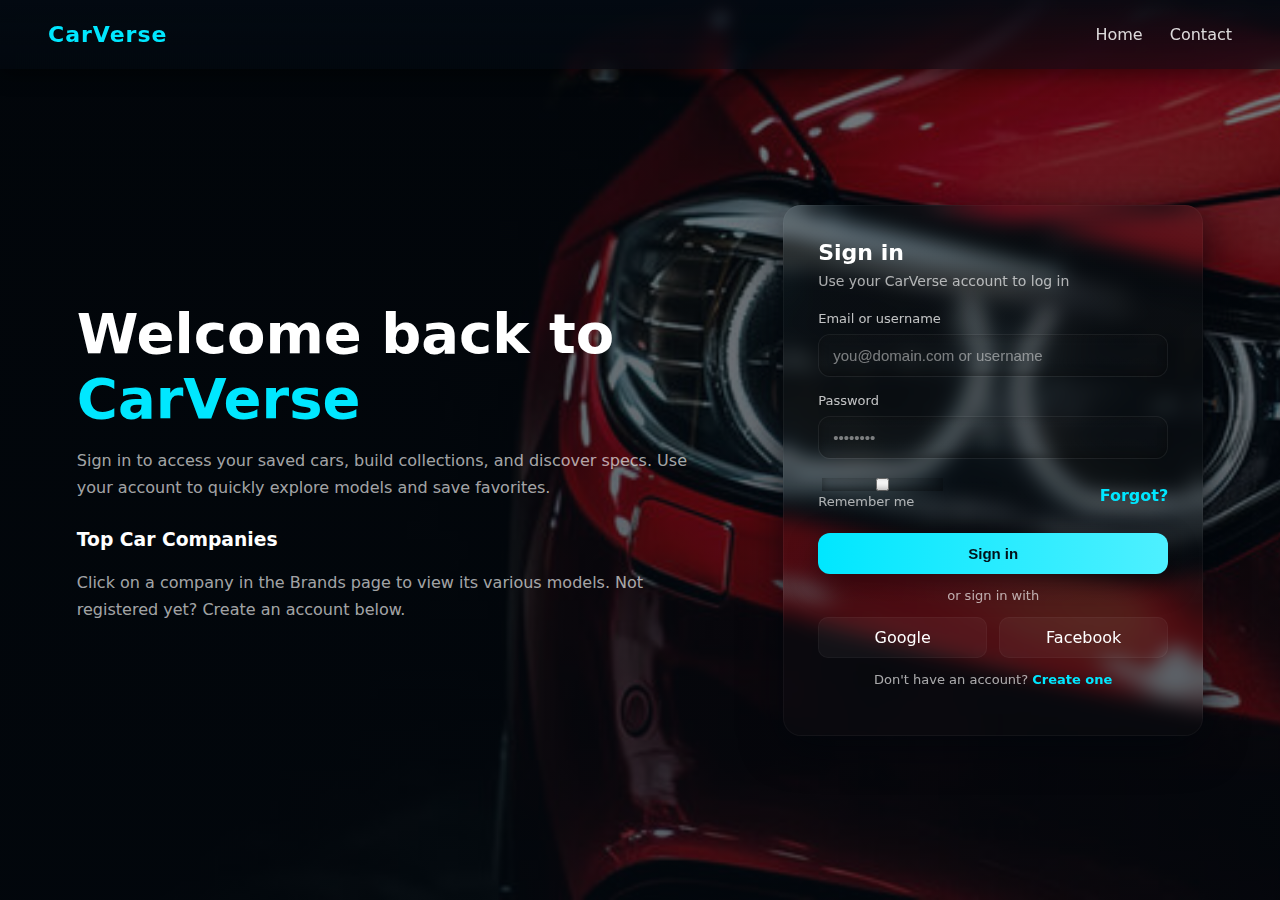
<file: login.html>
<!doctype html>
<html lang="en">
<head>
  <meta charset="utf-8" />
  <meta name="viewport" content="width=device-width, initial-scale=1" />
  <title>CarVerse — Login</title>
  <link rel="icon" type="images\jpg" href="home/Title.png" />
  <link rel="stylesheet" href="login.css" />
</head>
<body>
  <header>
    <div class="logo">CarVerse</div>
    <nav>
      <a href="index.html" target="_blank">Home</a>
      <a href="contact.html" target="_blank">Contact</a>
    </nav>
  </header>

  <main class="hero">
    <div class="container">
      <section class="intro">
        <h1>Welcome back to <span class="accent">CarVerse</span></h1>
        <p>Sign in to access your saved cars, build collections, and discover specs. Use your account to quickly explore models and save favorites.</p>
        <h3>Top Car Companies</h3>
        <p>Click on a company in the Brands page to view its various models. Not registered yet? Create an account below.</p>
      </section>

      <aside class="card">
        <h2>Sign in</h2>
        <p>Use your CarVerse account to log in</p>
        <form id="loginForm">
          <div class="form-group">
            <label for="email">Email or username</label>
            <input id="email" name="email" type="text" placeholder="you@domain.com or username" required />
          </div>

          <div class="form-group">
            <label for="password">Password</label>
            <input id="password" name="password" type="password" placeholder="••••••••" required />
          </div>

          <div class="form-row">
            <label class="remember"><input id="remember" type="checkbox" /> Remember me</label>
            <a class="forgot" href="#">Forgot?</a>
          </div>

          <button class="btn" type="submit">Sign in</button>

          <div class="small">or sign in with</div>
          <div class="socials">
            <div class="social-btn">Google</div>
            <div class="social-btn">Facebook</div>
          </div>

          <div class="small">Don't have an account? <a href="#">Create one</a></div>
        </form>
      </aside>
    </div>
  </main>

  <script>
    document.getElementById('loginForm').addEventListener('submit', function(e)
    {
      e.preventDefault();
      const email = document.getElementById('email').value.trim();
      const pass = document.getElementById('password').value.trim();
      if(!email || !pass){ alert('Please fill both fields'); return; }
      if(pass.length < 6){ alert('Password must be at least 6 characters'); return; }
      alert('Welcome back, ' + (email.includes('@') ? email.split('@')[0] : email) );

    });
  </script>
</body>
</html>
</file>
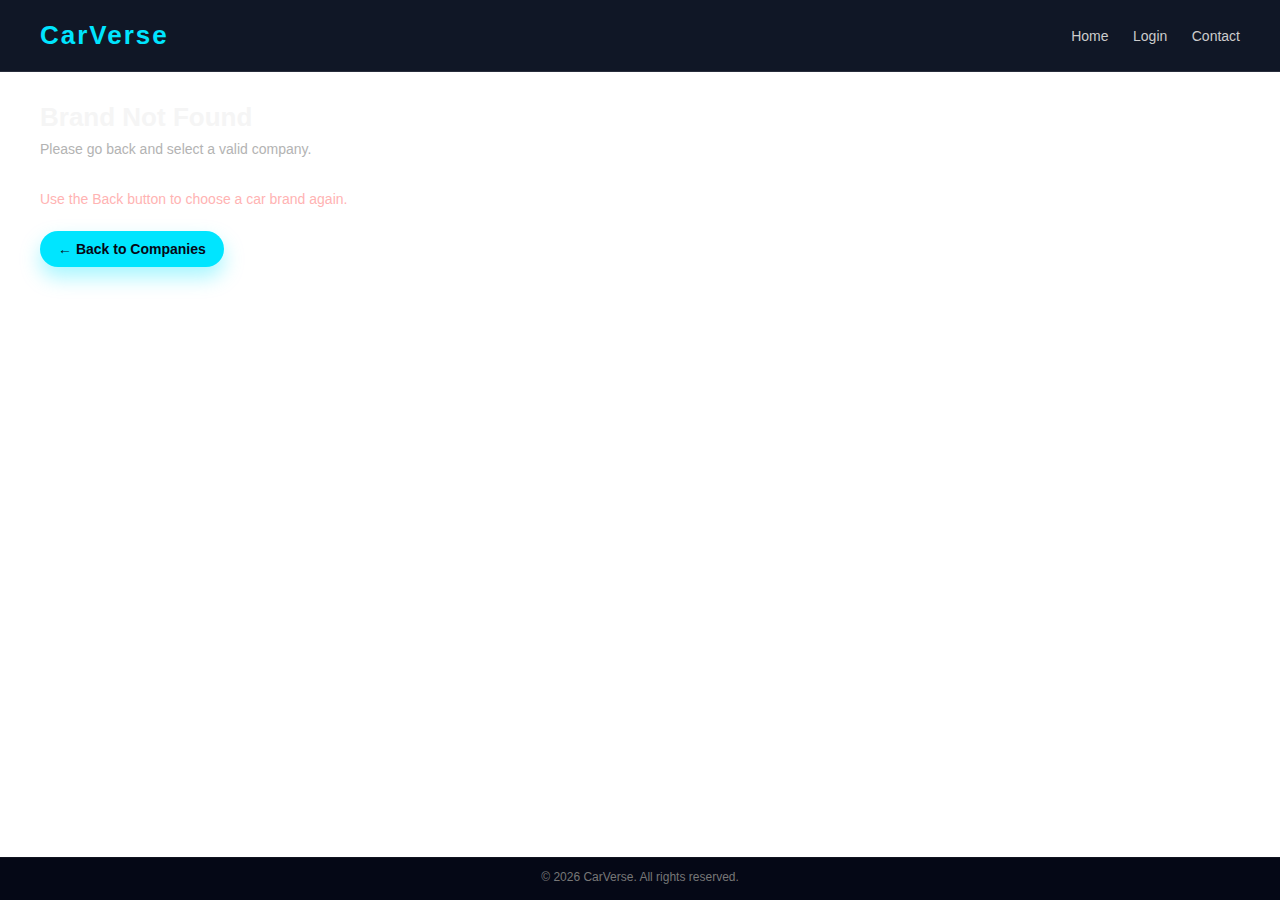
<file: models.html>
<!DOCTYPE html>
<html lang="en">
<head>
  <meta charset="UTF-8" />
  <title>CarVerse - Models</title>
  <meta name="viewport" content="width=device-width, initial-scale=1.0" />
  <link rel="icon" type="images\jpg" href="Title.png" />
  <link rel="stylesheet" href="style.css" />
</head>
<body>
  <header>
    <div class="logo-text" onclick="window.location.href='index.html'">CarVerse</div>
    <nav>
      <a href="index.html">Home</a>
      <a href="login.html" target="_blank">Login</a>
      <a href="contact.html" target="_blank">Contact</a>
    </nav>
  </header>

  <main>
    <h1 class="brand-title" id="brandTitle">Car Models</h1>
    <p class="brand-subtitle" id="brandSubtitle">
      Loading models…
    </p>

    <div class="models-grid" id="modelsGrid"></div>

    <a href="index.html" class="back-btn">← Back to Companies</a>
  </main>

  <footer>
    © <span id="year"></span> CarVerse. All rights reserved.
  </footer>

  <script>

const carData = {
  "Toyota": [
    { name: "Fortuner", type: "SUV", year: "2024", image: "images/models/toyota-fortuner.jpg" },
    { name: "Hyryder", type: "Sedan", year: "2024", image: "images/models/toyota-camry.jpg" },
    { name: "Innova", type: "MPV", year: "2024", image: "images/models/toyota-innova.jpg" }
  ],

  "BMW": [
    { name: "M4", type: "Sports Coupe", year: "2024", image: "Company/BMW/M4/bg.jpg" },
    { name: "X7", type: "SUV", year: "2024", image: "Company/BMW/X7/bg.jpg" },
    { name: "i8", type: "Hybrid", year: "2023", image: "Company/BMW/i8/bg.jpg" }
  ],

  "Mercedes-Benz": [
    { name: "Maybach", type: "Sedan", year: "2024", image: "images/models/mercedes-cclass.jpg" },
    { name: "AMG", type: "Sedan", year: "2024", image: "images/models/mercedes-eclass.jpg" },
    { name: "GLA", type: "SUV", year: "2024", image: "images/models/mercedes-gla.jpg" }
  ],

  "Audi": [
    { name: "A4", type: "Sedan", year: "2024", image: "images/models/audi-a4.jpg" },
    { name: "Q7", type: "SUV", year: "2024", image: "images/models/audi-q7.jpg" },
    { name: "R8", type: "Sports", year: "2023", image: "images/models/audi-r8.jpg" }
  ],

  "Tesla": [
    { name: "Cyber Truck", type: "Electric Sedan", year: "2024", image: "images/models/tesla-models.jpg" },
    { name: "Model Y", type: "Electric Sedan", year: "2024", image: "images/models/tesla-model3.jpg" },
    { name: "Model X", type: "Electric SUV", year: "2024", image: "images/models/tesla-modelx.jpg" }
  ],

  "Hyundai": [
    { name: "i20", type: "Hatchback", year: "2024", image: "images/models/hyundai-i20.jpg" },
    { name: "Creta", type: "SUV", year: "2024", image: "images/models/hyundai-creta.jpg" },
    { name: "Verna", type: "Sedan", year: "2024", image: "images/models/hyundai-verna.jpg" }
  ],

  "Honda": [
    { name: "City", type: "Sedan", year: "2024", image: "images/models/honda-city.jpg" },
    { name: "Civic", type: "Sedan", year: "2023", image: "images/models/honda-civic.jpg" },
    { name: "CR-V", type: "SUV", year: "2023", image: "images/models/honda-crv.jpg" }
  ],

  "Ford": [
    { name: "Mustang", type: "Sports", year: "2024", image: "images/models/ford-mustang.jpg" },
    { name: "Endeavour", type: "SUV", year: "2023", image: "images/models/ford-endeavour.jpg" },
    { name: "F-150", type: "Pickup", year: "2024", image: "images/models/ford-f150.jpg" }
  ],

  "Kia": [
    { name: "Seltos", type: "SUV", year: "2024", image: "images/models/kia-seltos.jpg" },
    { name: "EV6", type: "Compact SUV", year: "2024", image: "images/models/kia-sonet.jpg" },
    { name: "Carnival", type: "MPV", year: "2023", image: "images/models/kia-carnival.jpg" }
  ],

  "Volkswagen": [
    { name: "Polo", type: "Hatchback", year: "2023", image: "images/models/vw-polo.jpg" },
    { name: "Virtus", type: "Sedan", year: "2024", image: "images/models/vw-virtus.jpg" },
    { name: "Taigun", type: "SUV", year: "2024", image: "images/models/vw-taigun.jpg" }
  ]
};

const modelRoutes = {
  Toyota: {
    Fortuner: "models/toyota/fortuner.html",
    Hyryder: "models/toyota/hyryder.html",
    Innova: "models/toyota/innova.html"
  },
  BMW: {
    M4: "Company/BMW/M4/carmodel.html",
    X7: "Company/BMW/X7/carmodel.html",
    i8: ""
  },
  "Mercedes-Benz": {
    Maybach: "models/mercedes/maybach.html",
    AMG: "models/mercedes/amg.html",
    GLA: "models/mercedes/gla.html"
  },
  Audi: {
    A4: "models/audi/a4.html",
    Q7: "models/audi/q7.html",
    R8: "models/audi/r8.html"
  },
  Tesla: {
    "Cyber Truck": "models/tesla/cybertruck.html",
    "Model Y": "models/tesla/modely.html",
    "Model X": "models/tesla/modelx.html"
  },
  Hyundai: {
    i20: "models/hyundai/i20.html",
    Creta: "models/hyundai/creta.html",
    Verna: "models/hyundai/verna.html"
  }
};


/* Model Background */
const brandBackgrounds = {
  "Toyota": "",
  "BMW": "Company/BMW/bg.png",
  "Mercedes-Benz": "",
  "Audi": "",
  "Tesla": "",
  "Hyundai": "",
  "Honda": "",
  "Ford": "",
  "Kia": "",
  "Volkswagen": ""
};


const params = new URLSearchParams(window.location.search);
const brand = params.get("brand");


const brandTitle = document.getElementById("brandTitle");
const brandSubtitle = document.getElementById("brandSubtitle");
const modelsGrid = document.getElementById("modelsGrid");


if (brand && carData[brand]) {

  /* Page background */
  if (brandBackgrounds[brand]) {
    document.body.style.backgroundImage = `url(${brandBackgrounds[brand]})`;
    document.body.style.backgroundSize = "cover";
    document.body.style.backgroundPosition = "center";
    document.body.style.backgroundRepeat = "no-repeat";
    document.body.style.backgroundAttachment = "fixed";
  }

  
  brandTitle.textContent = `${brand} Models`;
  brandSubtitle.textContent = `Explore the latest and popular models from ${brand}`;

  
  carData[brand].forEach(model => {
    const card = document.createElement("div");
card.className = "model-card";

card.style.backgroundImage = `url(${model.image})`;
card.style.backgroundSize = "cover";        
card.style.backgroundPosition = "center";   
card.style.backgroundRepeat = "no-repeat";


    card.innerHTML = `
      <div class="model-overlay">
        <div class="model-name">${model.name}</div>
        <div class="model-info">
          Type: ${model.type}<br>
          Year: ${model.year}
        </div>
      </div>
    `;

    card.addEventListener("click",  () => {
    const page = modelRoutes[brand]?.[model.name] ;
    if (page) {
      window.open(page, "_blank");  
    } else {
      alert("Model page not found");
    }
  });


    modelsGrid.appendChild(card);
  });

} else {

  
  brandTitle.textContent = "Brand Not Found";
  brandSubtitle.textContent = "Please go back and select a valid company.";

  const msg = document.createElement("div");
  msg.className = "no-data";
  msg.textContent = "Use the Back button to choose a car brand again.";
  modelsGrid.appendChild(msg);
}


document.getElementById("year").textContent = new Date().getFullYear();
</script>

</body>
</html>
</file>
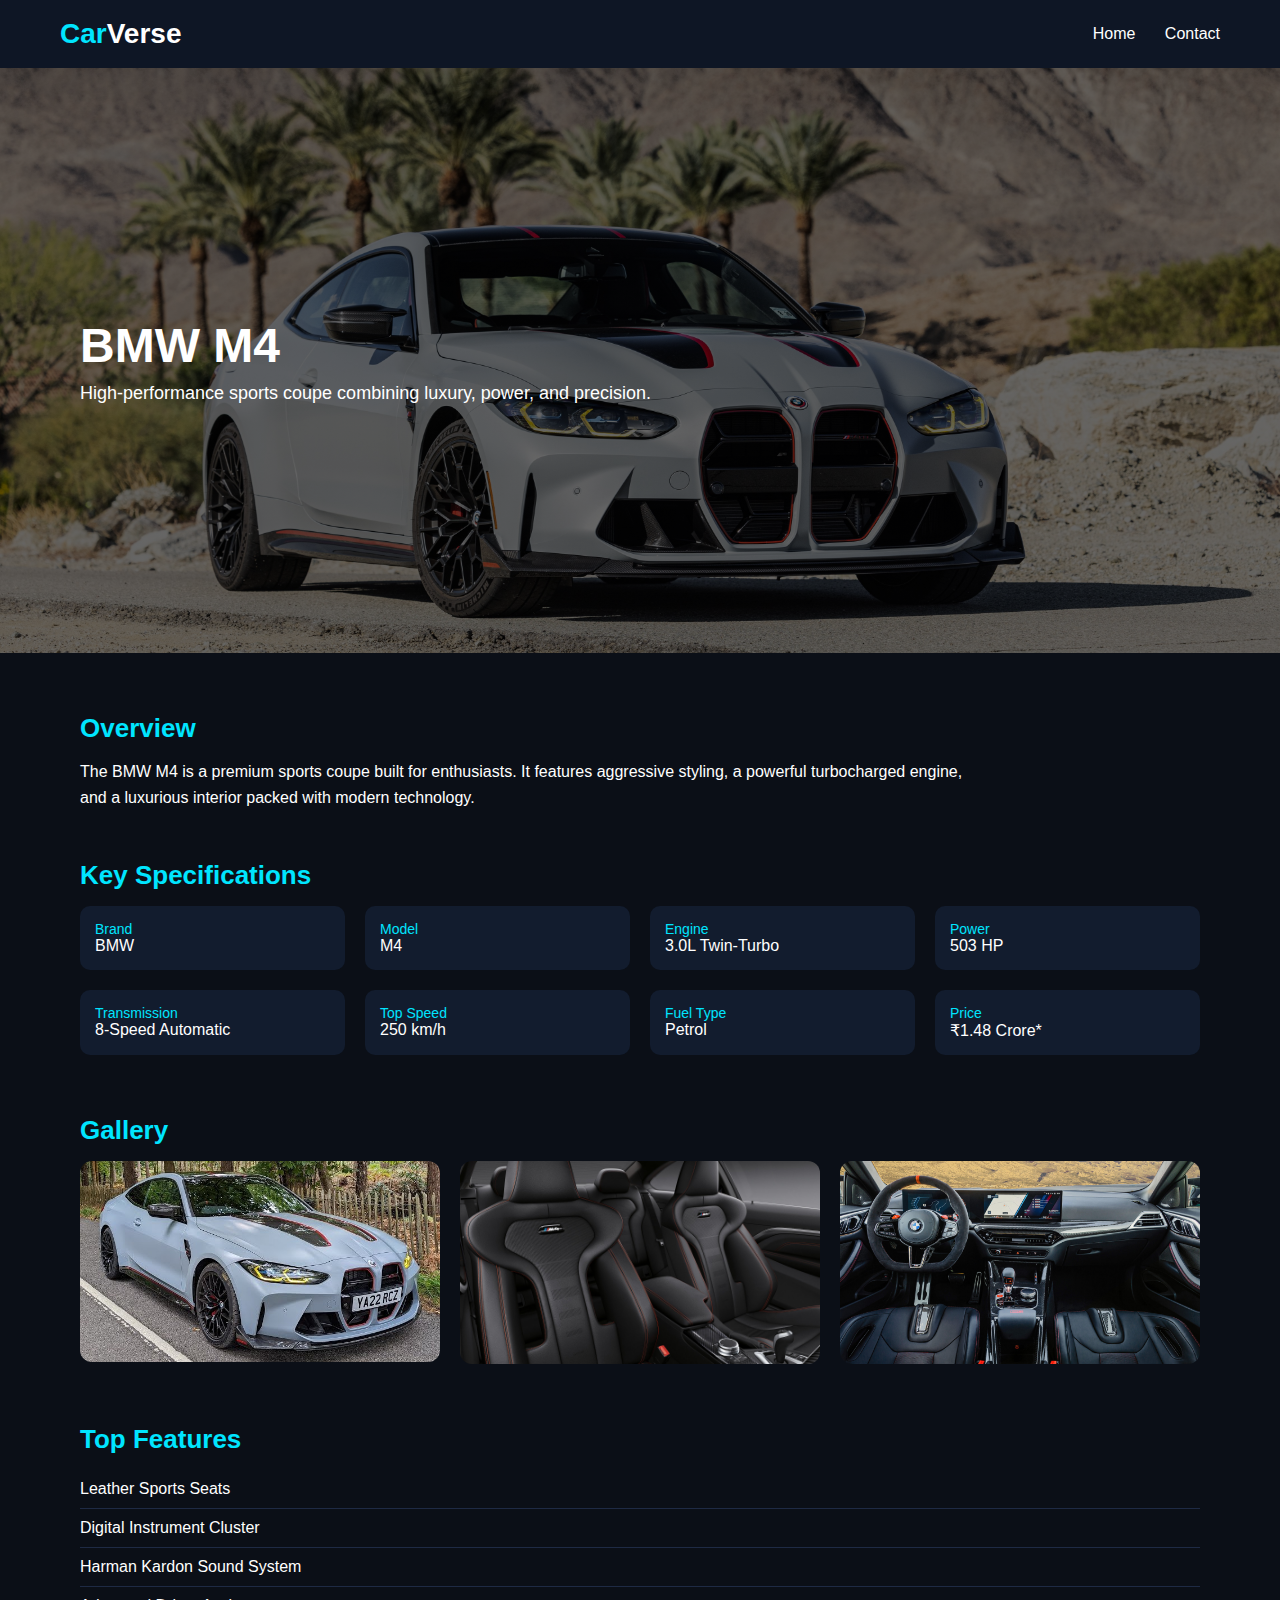
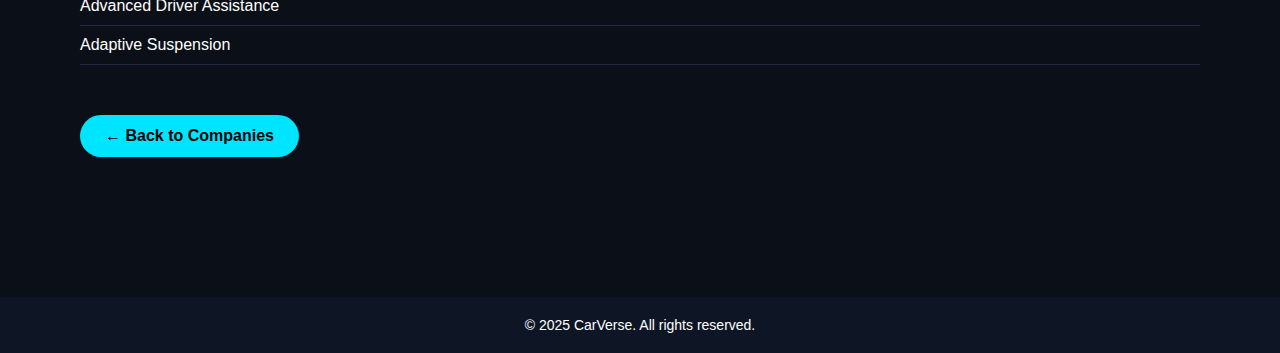
<file: Company/BMW/M4/carmodel.html>
<!DOCTYPE html>
<html lang="en">
<head>
    <meta charset="UTF-8">
    <title>BMW M4 | CarVerse</title>
    <link rel="icon" href="Title.png">
    <link rel="stylesheet" href="carmodel.css">
</head>
<body>

    <!-- Navbar -->
    <header class="navbar">
        <h1 class="logo">Car<span>Verse</span></h1>
        <nav>
            <a href="">Home</a>
            <a href="#">Contact</a>
        </nav>
    </header>

    <!-- Hero Section -->
    <section class="hero">
        <div class="hero-content">
            <h2>BMW M4</h2>
            <p>High-performance sports coupe combining luxury, power, and precision.</p>
        </div>
    </section>

    <!-- Main Content -->
    <section class="container">

        <!-- Overview -->
        <div class="overview">
            <h3>Overview</h3>
            <p>
                The BMW M4 is a premium sports coupe built for enthusiasts.
                It features aggressive styling, a powerful turbocharged engine,
                and a luxurious interior packed with modern technology.
            </p>
        </div>

        <!-- Specs -->
        <div class="specs">
            <h3>Key Specifications</h3>
            <div class="spec-grid">
                <div><span>Brand</span>BMW</div>
                <div><span>Model</span>M4</div>
                <div><span>Engine</span>3.0L Twin-Turbo</div>
                <div><span>Power</span>503 HP</div>
                <div><span>Transmission</span>8-Speed Automatic</div>
                <div><span>Top Speed</span>250 km/h</div>
                <div><span>Fuel Type</span>Petrol</div>
                <div><span>Price</span>₹1.48 Crore*</div>
            </div>
        </div>

        <!-- Images -->
        <div class="gallery">
            <h3>Gallery</h3>
            <div class="gallery-grid">
                <img src="photo2.jpg" alt="BMW Exterior">
                <img src="photo3.jpg" alt="BMW Interior">
                <img src="photo4.jpg" alt="BMW Dashboard">
            </div>
        </div>

        <!-- Features -->
        <div class="features">
            <h3>Top Features</h3>
            <ul>
                <li>Leather Sports Seats</li>
                <li>Digital Instrument Cluster</li>
                <li>Harman Kardon Sound System</li>
                <li>Advanced Driver Assistance</li>
                <li>Adaptive Suspension</li>
            </ul>
        </div>

        <!-- Back Button -->
        <a href="index.html" class="back-btn">← Back to Companies</a>

    </section>

    <!-- Footer -->
    <footer>
        <p>© 2025 CarVerse. All rights reserved.</p>
    </footer>

</body>
</html>
</file>
<file: login.css>
:root{
  --bg-accent: rgba(8,14,22,0.7);
  --glass: rgba(255,255,255,0.06);
  --glass-2: rgba(255,255,255,0.04);
  --accent: #00e7ff;
  --muted: rgba(255,255,255,0.65);
  --card-radius: 18px;
  --blur: 10px;
  font-family: Inter, ui-sans-serif, system-ui, -apple-system, "Segoe UI", Roboto, "Helvetica Neue", Arial;
}

*{box-sizing:border-box}
html,body{height:100%;margin:0}

body{
  background:url('home/loginbg.jpg') center/cover no-repeat fixed;
  color:#fff;
  -webkit-font-smoothing:antialiased;
}

header{
  display:flex;
  align-items:center;
  justify-content:space-between;
  padding:22px 48px;
  background:linear-gradient(180deg,rgba(3,10,18,0.9),rgba(3,10,18,0.6));
  backdrop-filter:blur(6px);
  position:fixed;width:100%;
  top:0;z-index:40;
  box-shadow:0 6px 18px rgba(0,0,0,0.45);
}

.logo{font-weight:800;color:var(--accent);font-size:22px;letter-spacing:1px}
nav a{color:rgba(255,255,255,0.85);text-decoration:none;margin-left:22px;font-weight:500}
.hero{
  min-height:100vh;
  display:flex;align-items:center;
  padding:120px 6vw 80px;
  position:relative;
}

.hero::before{
  content:"";
  position:absolute;
  inset:0;
  background:linear-gradient(180deg,rgba(3,10,18,0.55),rgba(3,10,18,0.65));
  z-index:1;
}

.container{
  width:100%;
  max-width:1200px;
  margin:0 auto;
  display:grid;
  grid-template-columns:1fr 420px;
  gap:36px;
  position:relative;
  z-index:2;
  align-items:center;
}

.intro{
  color:var(--muted);
  padding-right:20px;
}

.intro h1{
  font-size:56px;
  margin:0 0 12px;
  color:#fff;
}

.intro .accent{
  color:var(--accent);
}

.intro p{
  line-height:1.7;
  max-width:720px;
  font-size:16px;
}

.intro h3{
  color:#fff;
  margin-top:28px;
}

.card{
  background:linear-gradient(180deg,rgba(255,255,255,0.02),rgba(255,255,255,0.01));
  border-radius:var(--card-radius);
  padding:34px;
  box-shadow:0 10px 40px rgba(2,6,12,0.7);
  border:1px solid rgba(255,255,255,0.04);
  backdrop-filter:blur(var(--blur));
}

.card h2{
  margin:0 0 8px;
  font-size:22px;
  color:#fff;
}

.card p{
  margin:0 0 22px;
  color:var(--muted);
  font-size:14px;
}

.form-group{
  margin-bottom:16px;
}

label{
  display:block;
  font-size:13px;
  color:rgba(255,255,255,0.75);
  margin-bottom:8px;
}

input{
  width:100%;
  padding:12px 14px;
  border-radius:12px;
  border:1px solid rgba(255,255,255,0.06);
  background:linear-gradient(180deg,rgba(255,255,255,0.02),rgba(255,255,255,0.01));
  color:#fff;
  font-size:15px;
  outline:none;
  box-shadow:inset 0 -2px 8px rgba(0,0,0,0.4);
}

input::placeholder{
  color:rgba(255,255,255,0.45);
}

input:focus{
  border-color:rgba(0,231,255,0.6);
  box-shadow:0 6px 18px rgba(0,231,255,0.06);
}

.form-row{
  display:flex;
  justify-content:space-between;
  align-items:center;
  margin-bottom:16px;
}

.remember{
  font-size:13px;
  color:var(--muted);
}

.forgot{
  color:var(--accent);
  font-weight:600;
  text-decoration:none;
}

.btn{
  display:inline-block;
  width:100%;
  padding:12px 16px;
  border-radius:12px;
  border:0;
  background:linear-gradient(90deg,var(--accent),#4ef0ff);
  color:#02121a;
  font-weight:700;
  cursor:pointer;
  font-size:15px;
  box-shadow:0 10px 30px rgba(0,0,0,0.45);
}

.small{
  text-align:center;
  color:var(--muted);
  margin:14px 0;
  font-size:13px;
}

.small a{
  color:var(--accent);
  font-weight:600;
  text-decoration:none;
}

.socials{
  display:flex;
  gap:12px;
}

.social-btn{
  flex:1;
  padding:10px;
  border-radius:10px;
  text-align:center;
  border:1px solid rgba(255,255,255,0.04);
  background:var(--glass-2);
  cursor:pointer;
}

@media (max-width:880px){
  .container{
    grid-template-columns:1fr;
  }

  .intro{
    text-align:center;
    order:2;
  }

  .card{
    order:1;
  }

  .intro h1{
    font-size:40px;
  }

}
</file>
<file: style.css>
* {
  box-sizing: border-box;
  margin: 0;
  padding: 0;
  font-family: Arial, Helvetica, sans-serif;
}



body {
  
  background-position: center;
  color: #f5f5f5;
  min-height: 100vh;
  display: flex;
  flex-direction: column;
  background-repeat: no-repeat;
  background-size: cover;
  
}

.bg{
  position: absolute;
  right: 0;
  bottom: 0;
  z-index: -1;
}

.bg video{
  position: fixed;
  top: 50%;
  left: 50%;
  min-width: 100%;
  min-height: 100%;
  transform: translate(-50%, -50%);
  object-fit: cover;
  z-index: -1;
  filter: none;
  image-rendering: auto;
}

.hero 
{
  backdrop-filter: rbg();
}


header {
  padding: 20px 40px;
  display: flex;
  justify-content: space-between;
  align-items: center;
  border-bottom: 1px solid rgba(255, 255, 255, 0.1);
  backdrop-filter: blur(10px);
  position: sticky;
  top: 0;
  z-index: 10;
  background-color: #101726;
}

.logo-text {
  font-size: 26px;
  font-weight: 800;
  letter-spacing: 2px;
  color: #00e5ff;
  cursor: pointer;
}

nav a {
  margin-left: 20px;
  text-decoration: none;
  color: #ccc;
  font-size: 14px;
}

nav a:hover {
  color: #00e5ff;
}


.hero {
  
  border-radius: 10px;
  padding: 10px 10px 10px;
  display: flex;
  flex-wrap: wrap;
  justify-content: space-between;
  align-items: center;
  gap: 20px;
  padding-bottom: 50px;
  margin-top: 20px;
  margin-right: 950px;
  margin-left: 30px;
}

.hero-text {
  text-align: left;
  margin-top: 10px;
  border-radius: 10px;
  margin-left: 10px;
  padding-top: 10px;
  max-width: 520px;
}

.hero-text h1 {
  font-size: 42px;
  margin-bottom: 10px;
}

.hero-text p {
  margin-top: 8px;
  color: #ffffff;
  line-height: 1.6;
}

.hero-highlight {
  color: #00e5ff;
}


.companies-section {  
  padding: 20px 40px 40px;
  flex: 1;
}

.section-title {
  font-size: 22px;
  margin-bottom: 10px;
}

.section-subtitle {
  font-size: 14px;
  color: #bbbbbb;
  margin-bottom: 20px;
}

.companies-grid {
  display: grid;
  grid-template-columns: repeat(auto-fit, minmax(250px, 1fr));
  gap: 20px;
}

.company-card {
  background-color: #101726;
  border-radius: 16px;
  padding: 50px;
  display: flex;
  flex-direction: column;
  align-items: center ;
  cursor: pointer;
  position: relative;
  overflow: hidden;
  transition: transform 0.2s ease, box-shadow 0.2s ease, background 0.3s ease;
  box-shadow: 0 10px 25px rgba(0, 0, 0, 0.4);
}

.company-card::before {
  content: "";
  position: absolute;
  inset: -40px;
  background: radial-gradient(circle at top, rgba(0, 229, 255, 0.15), transparent 60%);
  opacity: 0;
  transition: opacity 0.3s ease;
}

.company-card:hover::before {
  opacity: 1;
}

.company-card:hover {
  transform: translateY(-6px) scale(1.02);
  box-shadow: 0 16px 35px rgba(0, 0, 0, 0.6);
  background: linear-gradient(135deg, #101726, #202a45);
}



.company-logo img {
  border-radius: 50;
  max-width: 70%;
  max-height: 70%;
  object-fit: contain;
}

.company-name {
  font-size: 16px;
  font-weight: 600;
  margin-bottom: 4px;
}

.company-country {
  font-size: 12px;
  color: #aaaaaa;
}

/* Models page */
main {
  padding: 30px 40px 40px;
  flex: 1;
}

.brand-title {
  font-size: 26px;
  margin-bottom: 8px;
}

.brand-subtitle {
  font-size: 14px;
  color: #b3b3b3;
  margin-bottom: 24px;
}

.models-grid {
  display: grid;
  grid-template-columns: repeat(auto-fit, minmax(200px, 1fr));
  gap: 20px;
}

.model-card {
  border-radius: 10px;
  padding-top: 150px;
  padding-bottom: 10px;
  padding-left: 10px;
  box-shadow: 0 10px 25px rgba(0, 0, 0, 0.4);
  display: flex;
  flex-direction: column;
  justify-content: space-between;
  transition: transform 0.2s ease, box-shadow 0.2s ease;
}

.model-card:hover {
  transform: translateY(-6px);
  box-shadow: 0 16px 35px rgba(0, 0, 0, 0.6);
}

.model-name {
  text-align: left;
  font-size: 16px;
  font-weight: 600;
  margin-bottom: 4px;
}

.model-info {
  font-size: 12px;
  color: #bbbbbb;
  line-height: 1.5;
}

/* Buttons / extra text */
.back-btn {
  margin-top: 24px;
  display: inline-block;
  padding: 10px 18px;
  border-radius: 999px;
  background: #00e5ff;
  color: #050816;
  font-size: 14px;
  font-weight: 600;
  border: none;
  cursor: pointer;
  text-decoration: none;
  box-shadow: 0 10px 20px rgba(0, 229, 255, 0.35);
  transition: transform 0.15s ease, box-shadow 0.15s ease, background 0.15s ease;
}

.back-btn:hover {
  transform: translateY(-2px);
  box-shadow: 0 14px 26px rgba(0, 229, 255, 0.45);
  background: #5af1ff;
}

.no-data {
  margin-top: 10px;
  font-size: 14px;
  color: #ffb3b3;
}



.company-card.more {
  background-color: #5af1ff;
  display: flex;
  justify-content: center;
  align-items: center;
  font-size: 26px;
  font-weight: bold;
  cursor: pointer;
  color: white;
}


/* Footer */
footer {
  text-align: center;
  padding: 12px 10px 16px;
  font-size: 12px;
  color: #777;
  border-top: 1px solid rgba(255, 255, 255, 0.05);
  background: #050816;
}

/* Responsive */
@media (max-width: 600px) {
  header {
    padding: 16px 20px;
  }

  .hero {
    padding: 24px 20px 8px;
  }

  .companies-section {
    padding: 16px 20px 24px;
  }

  .hero-text h1 {
    font-size: 32px;
  }

  main {
    padding: 22px 20px 24px;
  }

  .brand-title {
    font-size: 22px;
  }
}
</file>
<file: Company/BMW/M4/carmodel.css>
* {
    margin: 0;
    padding: 0;
    box-sizing: border-box;
    font-family: Arial, Helvetica, sans-serif;
}

body {
    background: #0b0f17;
    color: #ffffff;
}

/* Navbar */
.navbar {
    display: flex;
    justify-content: space-between;
    align-items: center;
    padding: 18px 60px;
    background: #0e1625;
}

.logo {
    font-size: 28px;
    color: #00e5ff;
}

.logo span {
    color: white;
}

.navbar a {
    color: white;
    margin-left: 25px;
    text-decoration: none;
}

.navbar a:hover {
    color: #00e5ff;
}

/* Hero */
.hero {
    height: 65vh;
    background: linear-gradient(to right,
        rgba(0,0,0,0.6),
        rgba(0,0,0,0.6)
    ),
    url("photo1.jpg") center/cover no-repeat;
    display: flex;
    align-items: center;
    padding-left: 80px;
}

.hero-content h2 {
    font-size: 48px;
    margin-bottom: 10px;
}

.hero-content p {
    font-size: 18px;
    max-width: 600px;
}

/* Container */
.container {
    padding: 60px 80px;
}

/* Sections */
h3 {
    font-size: 26px;
    margin-bottom: 15px;
    color: #00e5ff;
}

.overview p {
    font-size: 16px;
    line-height: 1.6;
    max-width: 900px;
}

/* Specs */
.specs {
    margin-top: 50px;
}

.spec-grid {
    display: grid;
    grid-template-columns: repeat(4, 1fr);
    gap: 20px;
}

.spec-grid div {
    background: #121c2e;
    padding: 15px;
    border-radius: 10px;
}

.spec-grid span {
    display: block;
    color: #00e5ff;
    font-size: 14px;
}

/* Gallery */
.gallery {
    margin-top: 60px;
}

.gallery-grid {
    display: grid;
    grid-template-columns: repeat(3, 1fr);
    gap: 20px;
}

.gallery-grid img {
    width: 100%;
    border-radius: 12px;
    transition: transform 0.3s;
}

.gallery-grid img:hover {
    transform: scale(1.05);
}

/* Features */
.features {
    margin-top: 60px;
}

.features ul {
    list-style: none;
}

.features li {
    padding: 10px 0;
    border-bottom: 1px solid #1e2a44;
}

/* Back Button */
.back-btn {
    display: inline-block;
    margin-top: 50px;
    padding: 12px 25px;
    background: #00e5ff;
    color: #000;
    text-decoration: none;
    border-radius: 30px;
    font-weight: bold;
}

.back-btn:hover {
    background: #00bcd4;
}

/* Footer */
footer {
    margin-top: 80px;
    text-align: center;
    padding: 20px;
    background: #0e1625;
    font-size: 14px;
}
</file>
